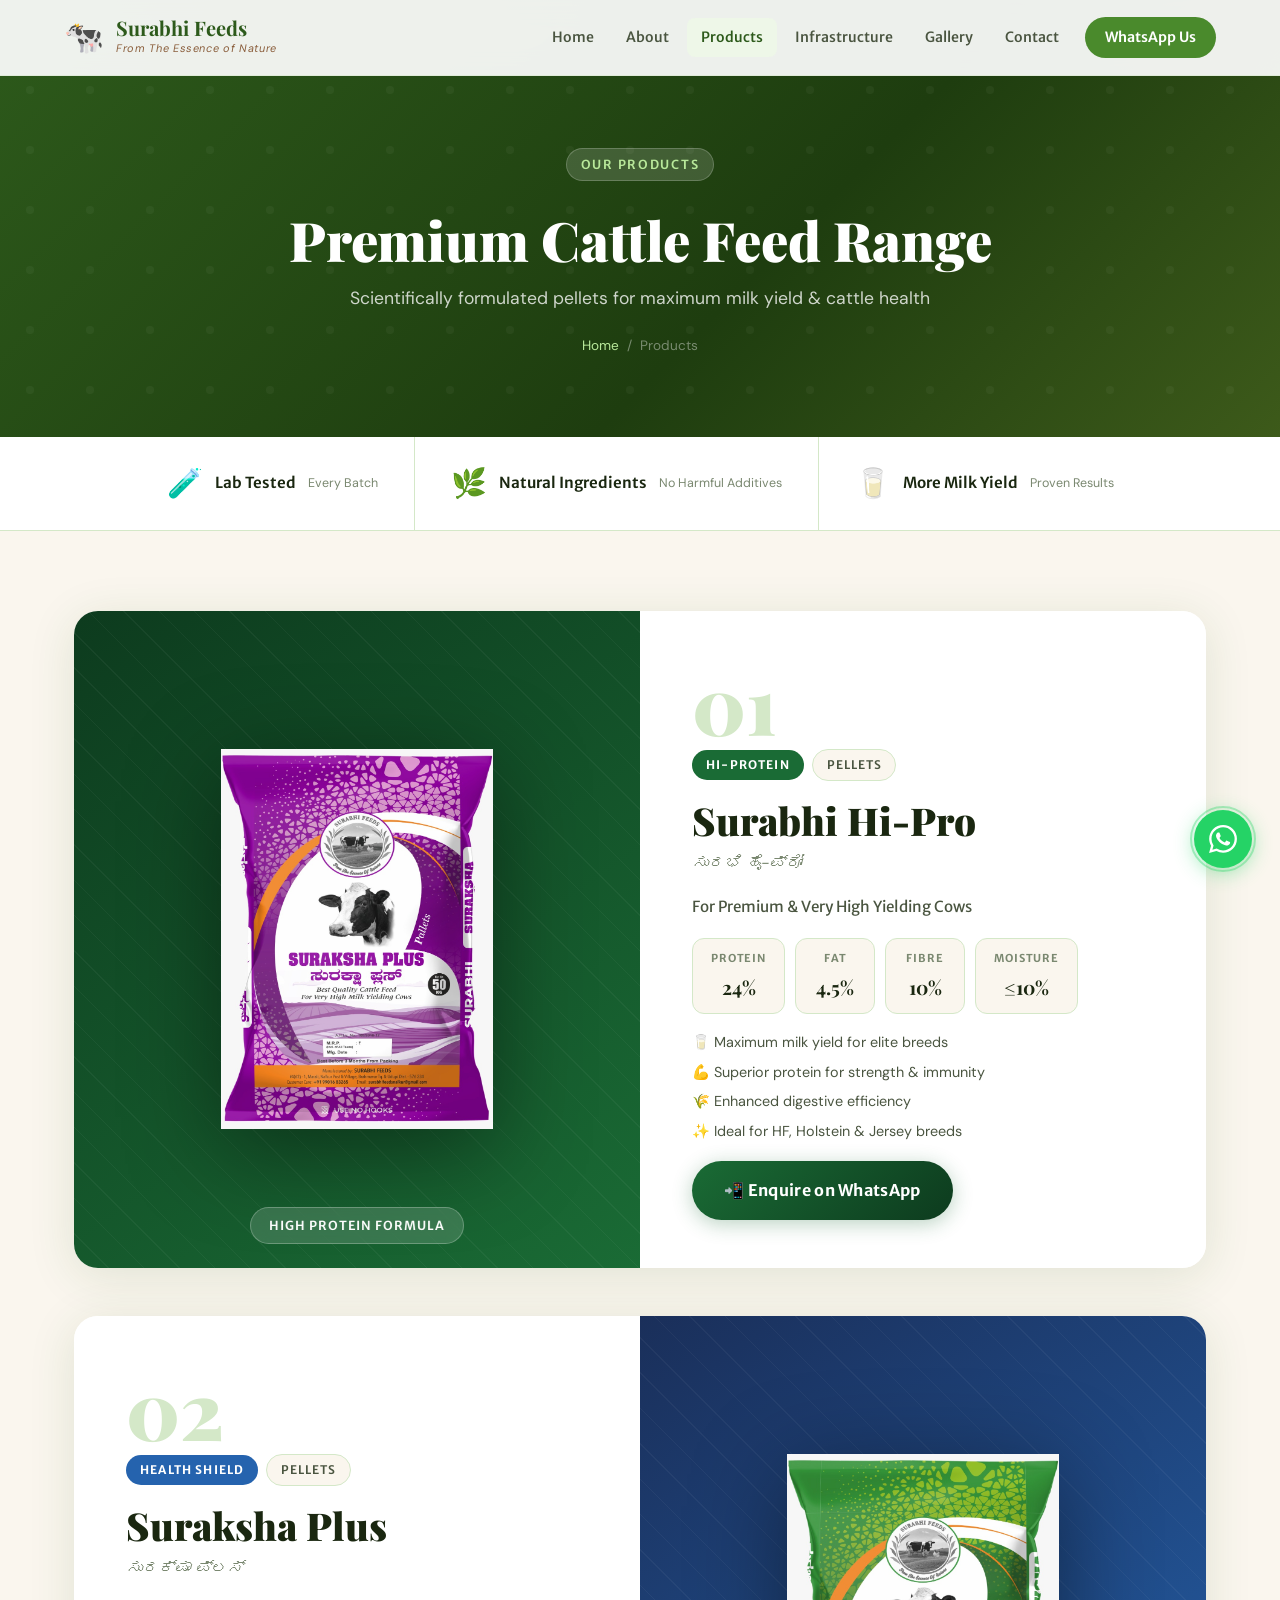
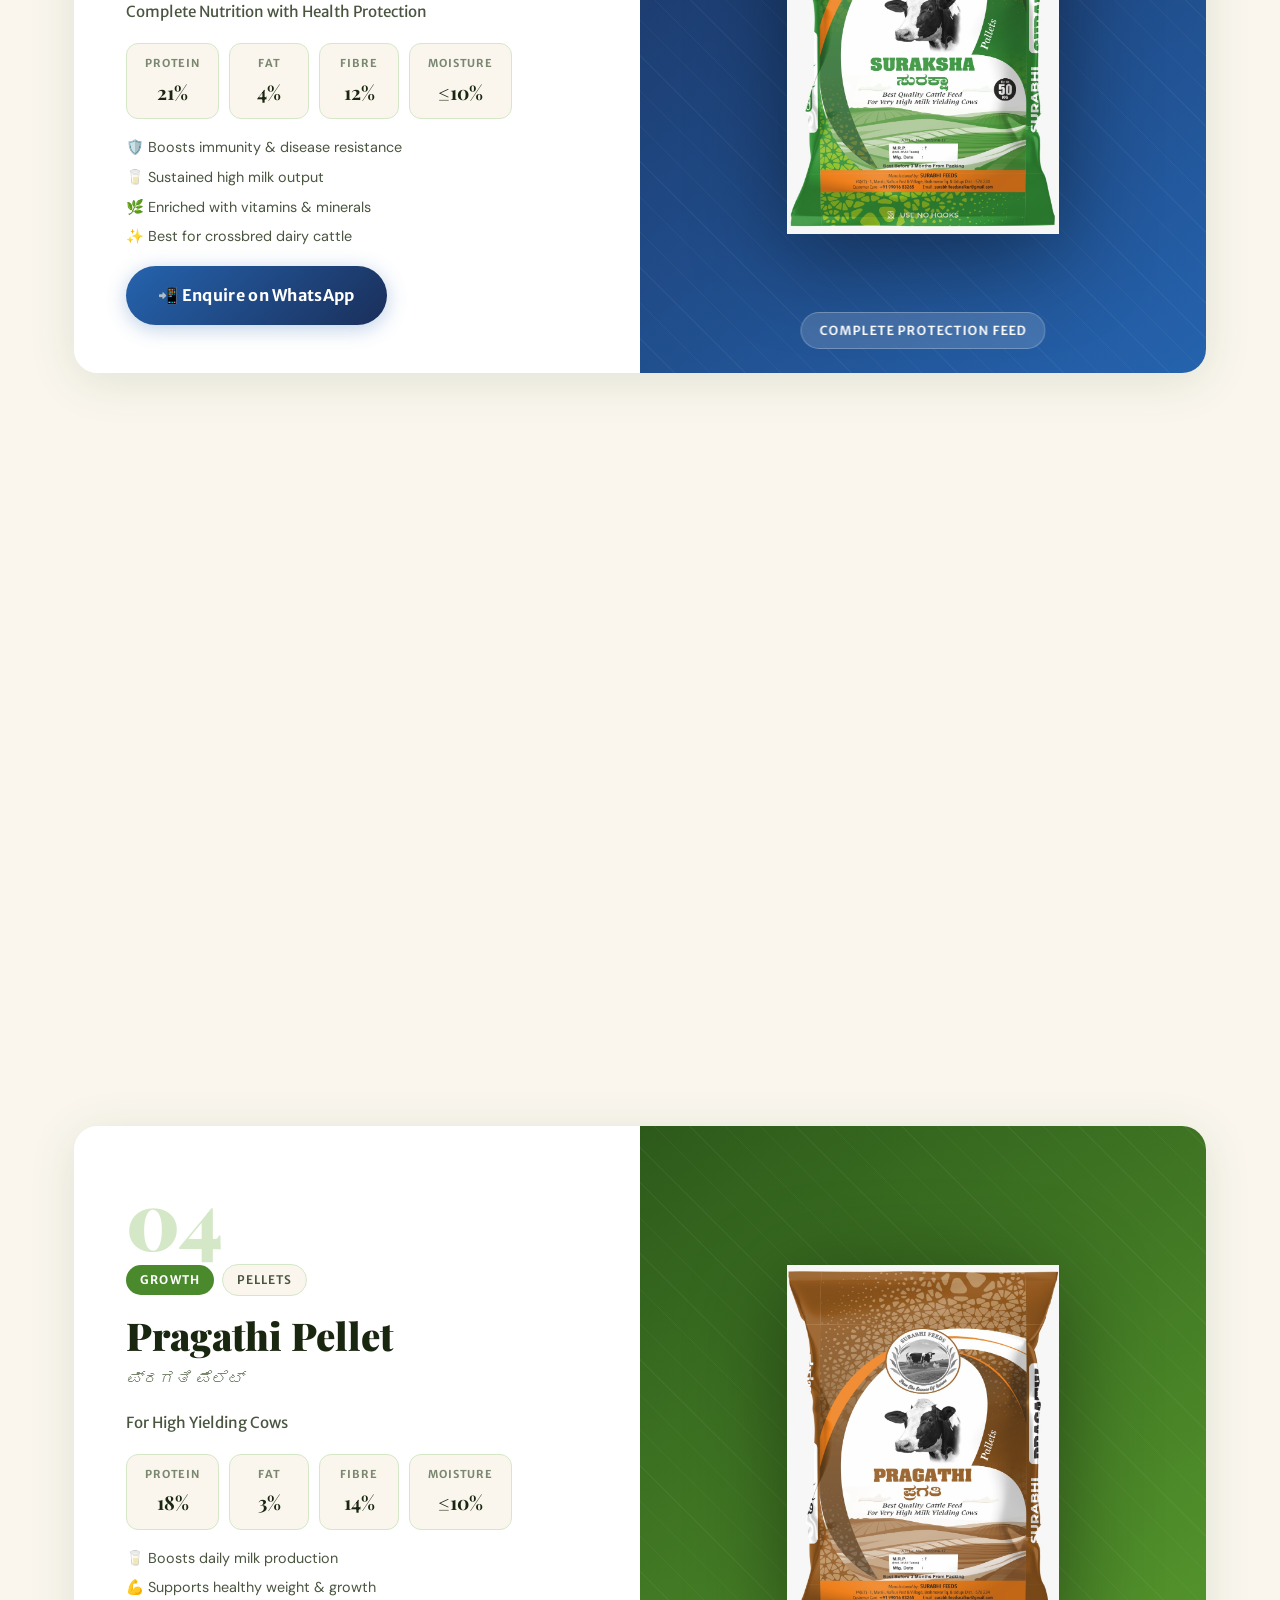
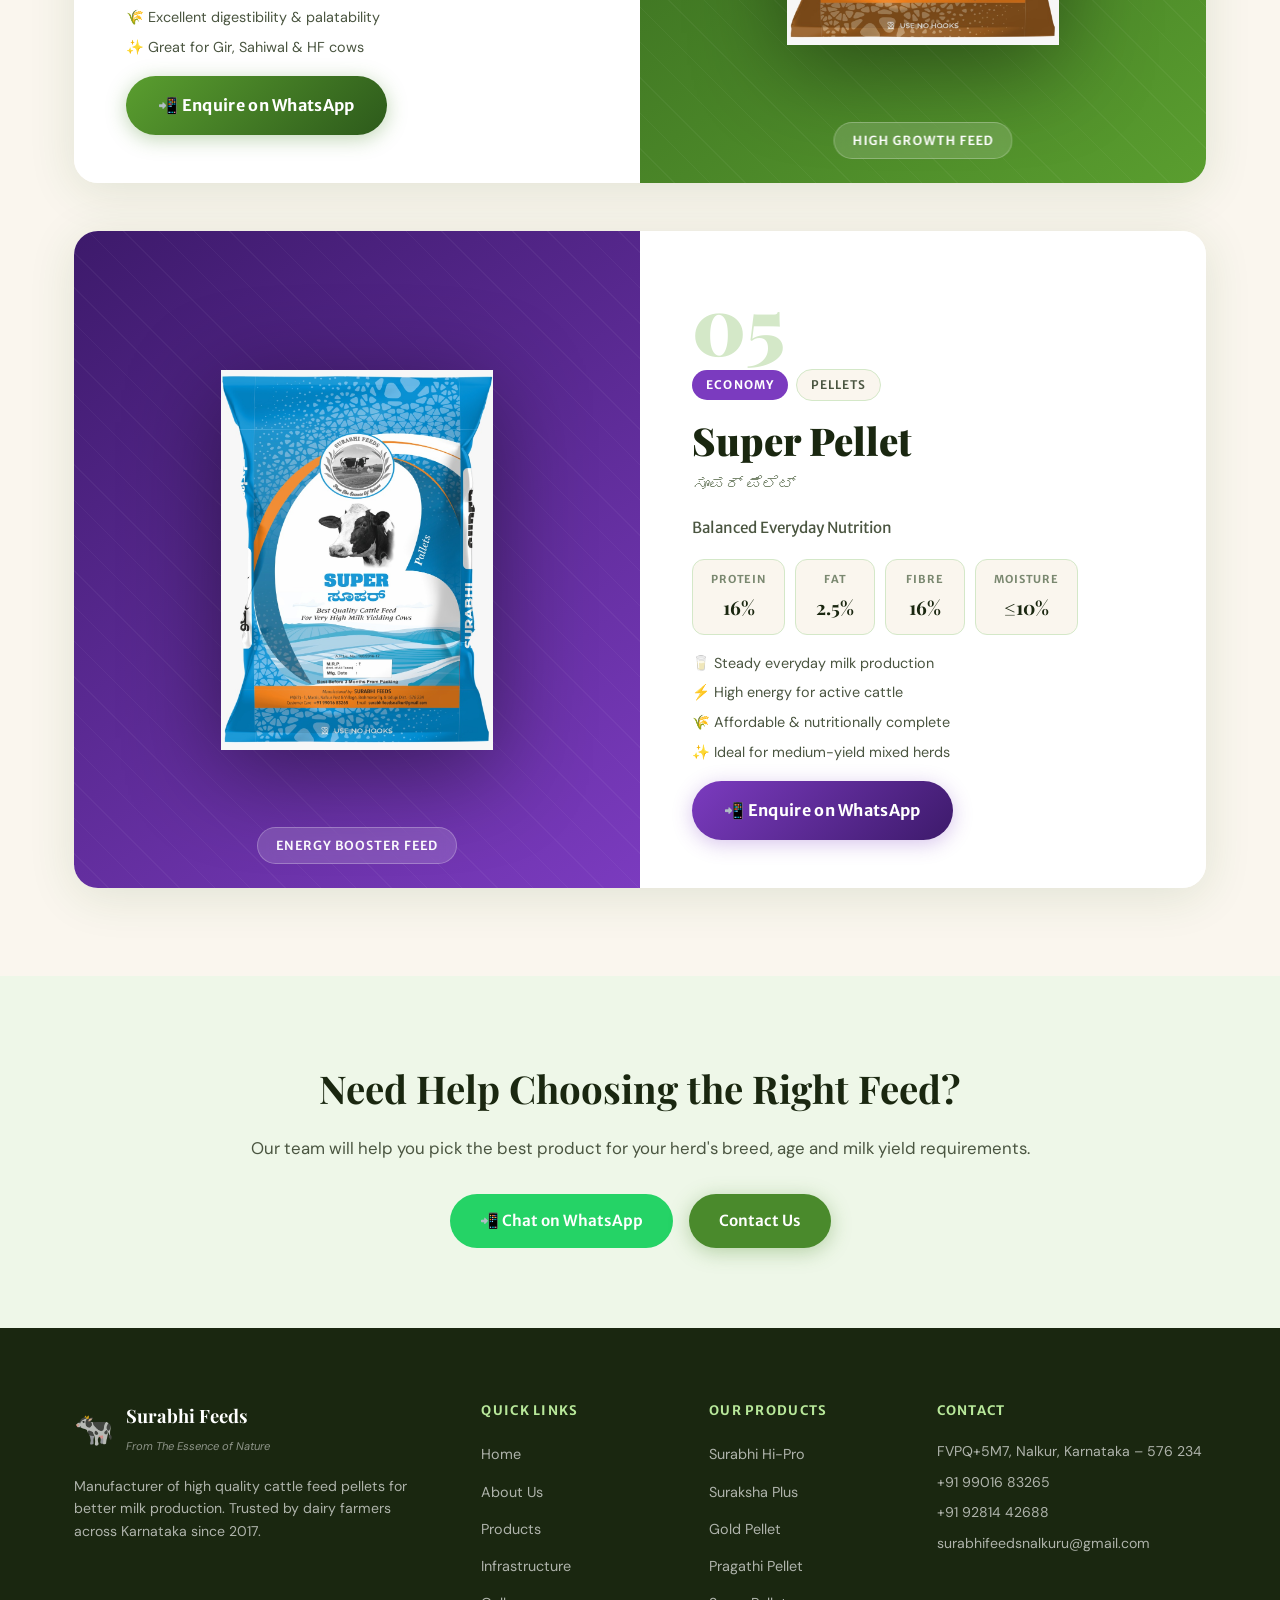
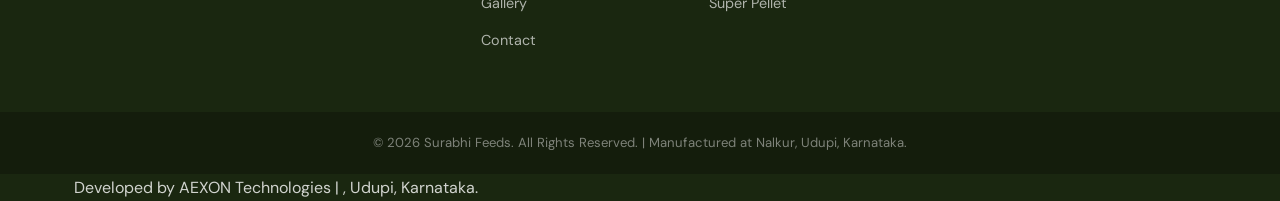
<file: products.html>
<!DOCTYPE html>
<html lang="en">
<head>
  <meta charset="UTF-8" />
  <meta name="viewport" content="width=device-width, initial-scale=1.0" />
  <title>Our Products – Surabhi Feeds</title>
  <meta name="description" content="Explore Surabhi Feeds premium cattle feed products: Hi-Pro, Suraksha Plus, Gold, Pragathi and Super Pellets." />
  <link rel="preconnect" href="https://fonts.googleapis.com" />
  <link rel="preconnect" href="https://fonts.gstatic.com" crossorigin />
  <link href="https://fonts.googleapis.com/css2?family=Playfair+Display:wght@700;900&family=DM+Sans:wght@300;400;500;600&family=Merriweather+Sans:wght@400;600&display=swap" rel="stylesheet" />
  <link rel="stylesheet" href="style.css" />
  <link rel="stylesheet" href="products.css" />
</head>
<body>

  <!-- ======= NAVBAR ======= -->
  <header class="navbar scrolled" id="navbar">
    <div class="nav-container">
      <a href="index.html" class="logo">
        <div class="logo-icon">🐄</div>
        <div class="logo-text">
          <span class="logo-name">Surabhi Feeds</span>
          <span class="logo-tag">From The Essence of Nature</span>
        </div>
      </a>
      <nav class="nav-links" id="navLinks">
        <a href="index.html#home"           class="nav-link">Home</a>
        <a href="index.html#about"          class="nav-link">About</a>
        <a href="products.html"             class="nav-link active">Products</a>
        <a href="index.html#infrastructure" class="nav-link">Infrastructure</a>
        <a href="index.html#gallery"        class="nav-link">Gallery</a>
        <a href="index.html#contact"        class="nav-link">Contact</a>
        <a href="https://wa.me/919901683265" target="_blank" class="nav-cta">WhatsApp Us</a>
      </nav>
      <button class="hamburger" id="hamburger" aria-label="Menu">
        <span></span><span></span><span></span>
      </button>
    </div>
  </header>

  <!-- PAGE HERO -->
  <div class="page-hero">
    <div class="page-hero-bg"></div>
    <div class="page-hero-content">
      <div class="section-label">Our Products</div>
      <h1>Premium Cattle Feed Range</h1>
      <p>Scientifically formulated pellets for maximum milk yield &amp; cattle health</p>
      <nav class="breadcrumb">
        <a href="index.html">Home</a> <span>/</span> <span>Products</span>
      </nav>
    </div>
  </div>

  <!-- PRODUCT INTRO STRIP -->
  <div class="prod-intro-strip">
    <div class="container prod-strip-inner">
      <div class="strip-item"><span class="strip-icon">🧪</span><strong>Lab Tested</strong><small>Every Batch</small></div>
      <div class="strip-item"><span class="strip-icon">🌿</span><strong>Natural Ingredients</strong><small>No Harmful Additives</small></div>
      <div class="strip-item"><span class="strip-icon">🥛</span><strong>More Milk Yield</strong><small>Proven Results</small></div>    </div>
  </div>

  <!-- ======= PRODUCTS FULL PAGE ======= -->
  <main class="products-full-page">
    <div class="container">

      <!-- ── PRODUCT 1 : HI-PRO ── -->
      <article class="prod-row fade-up" id="hipro">
        <div class="prod-img-panel hipro-bg">
          <div class="prod-img-frame">
            <!--
              Replace src below with your actual image path:
              src="images/products/hipro.png"
            -->
            <img
              src="images/products/hipro.jpeg"
              onerror="this.onerror=null;this.src='https://images.unsplash.com/photo-1574323347407-f5e1ad6d020b?w=700&q=80'"
              alt="Surabhi Hi-Pro Cattle Feed"
              class="prod-main-img"
            />
          </div>
          <div class="prod-img-label">High Protein Formula</div>
        </div>
        <div class="prod-detail-panel">
          <div class="prod-number">01</div>
          <div class="prod-badge-row">
            <span class="prod-cat-badge hipro-badge">Hi-Protein</span>
            <span class="prod-type-badge">Pellets</span>
          </div>
          <h2 class="prod-title">Surabhi Hi-Pro</h2>
          <p class="prod-kannada">ಸುರಭಿ ಹೈ-ಪ್ರೋ</p>
          <p class="prod-tagline">For Premium &amp; Very High Yielding Cows</p>
          <div class="prod-specs-row">
            <div class="prod-spec-pill"><strong>Protein</strong><span>24%</span></div>
            <div class="prod-spec-pill"><strong>Fat</strong><span>4.5%</span></div>
            <div class="prod-spec-pill"><strong>Fibre</strong><span>10%</span></div>
            <div class="prod-spec-pill"><strong>Moisture</strong><span>≤10%</span></div>
          </div>
          <ul class="prod-benefits-list">
            <li>🥛 Maximum milk yield for elite breeds</li>
            <li>💪 Superior protein for strength &amp; immunity</li>
            <li>🌾 Enhanced digestive efficiency</li>
            <li>✨ Ideal for HF, Holstein &amp; Jersey breeds</li>
          </ul>
          <a href="https://wa.me/919901683265?text=I'm interested in Surabhi Hi-Pro Cattle Feed" target="_blank" class="prod-enquire-btn hipro-btn">
            📲 Enquire on WhatsApp
          </a>
        </div>
      </article>

      <!-- ── PRODUCT 2 : SURAKSHA PLUS ── -->
      <article class="prod-row prod-row-reverse fade-up" id="suraksha">
        <div class="prod-img-panel suraksha-bg">
          <div class="prod-img-frame">
            <img
              src="images/products/suraksha.jpeg"
              onerror="this.onerror=null;this.src='https://images.unsplash.com/photo-1574323347407-f5e1ad6d020b?w=700&q=80'"
              alt="Suraksha Plus Cattle Feed"
              class="prod-main-img"
            />
          </div>
          <div class="prod-img-label">Complete Protection Feed</div>
        </div>
        <div class="prod-detail-panel">
          <div class="prod-number">02</div>
          <div class="prod-badge-row">
            <span class="prod-cat-badge suraksha-badge">Health Shield</span>
            <span class="prod-type-badge">Pellets</span>
          </div>
          <h2 class="prod-title">Suraksha Plus</h2>
          <p class="prod-kannada">ಸುರಕ್ಷಾ ಪ್ಲಸ್</p>
          <p class="prod-tagline">Complete Nutrition with Health Protection</p>
          <div class="prod-specs-row">
            <div class="prod-spec-pill"><strong>Protein</strong><span>21%</span></div>
            <div class="prod-spec-pill"><strong>Fat</strong><span>4%</span></div>
            <div class="prod-spec-pill"><strong>Fibre</strong><span>12%</span></div>
            <div class="prod-spec-pill"><strong>Moisture</strong><span>≤10%</span></div>
          </div>
          <ul class="prod-benefits-list">
            <li>🛡️ Boosts immunity &amp; disease resistance</li>
            <li>🥛 Sustained high milk output</li>
            <li>🌿 Enriched with vitamins &amp; minerals</li>
            <li>✨ Best for crossbred dairy cattle</li>
          </ul>
          <a href="https://wa.me/919901683265?text=I'm interested in Suraksha Plus Cattle Feed" target="_blank" class="prod-enquire-btn suraksha-btn">
            📲 Enquire on WhatsApp
          </a>
        </div>
      </article>

      <!-- ── PRODUCT 3 : GOLD PELLET ── -->
      <article class="prod-row fade-up" id="gold">
        <div class="prod-img-panel gold-bg">
          <div class="prod-img-frame">
            <img
              src="images/products/gold.jpeg"
              onerror="this.onerror=null;this.src='https://images.unsplash.com/photo-1574323347407-f5e1ad6d020b?w=700&q=80'"
              alt="Gold Pellet Cattle Feed"
              class="prod-main-img"
            />
          </div>
          <div class="prod-img-label">Premium Grade</div>
          <div class="bestseller-tag">⭐ Best Seller</div>
        </div>
        <div class="prod-detail-panel">
          <div class="prod-number">03</div>
          <div class="prod-badge-row">
            <span class="prod-cat-badge gold-badge">Premium</span>
            <span class="prod-type-badge">Pellets</span>
          </div>
          <h2 class="prod-title">Gold Pellet</h2>
          <p class="prod-kannada">ಗೋಲ್ಡ್ ಪೆಲೆಟ್</p>
          <p class="prod-tagline">Premium Grade for All Dairy Breeds</p>
          <div class="prod-specs-row">
            <div class="prod-spec-pill"><strong>Protein</strong><span>19%</span></div>
            <div class="prod-spec-pill"><strong>Fat</strong><span>3%</span></div>
            <div class="prod-spec-pill"><strong>Fibre</strong><span>14%</span></div>
            <div class="prod-spec-pill"><strong>Moisture</strong><span>≤10%</span></div>
          </div>
          <ul class="prod-benefits-list">
            <li>🥛 Consistent milk yield improvement</li>
            <li>💎 Rich in essential minerals &amp; trace elements</li>
            <li>🌾 Better coat, skin &amp; hoof health</li>
            <li>✨ Suitable for all dairy breeds</li>
          </ul>
          <a href="https://wa.me/919901683265?text=I'm interested in Gold Pellet Cattle Feed" target="_blank" class="prod-enquire-btn gold-btn">
            📲 Enquire on WhatsApp
          </a>
        </div>
      </article>

      <!-- ── PRODUCT 4 : PRAGATHI PELLET ── -->
      <article class="prod-row prod-row-reverse fade-up" id="pragathi">
        <div class="prod-img-panel pragathi-bg">
          <div class="prod-img-frame">
            <img
              src="images/products/pragathi.jpeg"
              onerror="this.onerror=null;this.src='https://images.unsplash.com/photo-1574323347407-f5e1ad6d020b?w=700&q=80'"
              alt="Pragathi Pellet Cattle Feed"
              class="prod-main-img"
            />
          </div>
          <div class="prod-img-label">High Growth Feed</div>
        </div>
        <div class="prod-detail-panel">
          <div class="prod-number">04</div>
          <div class="prod-badge-row">
            <span class="prod-cat-badge pragathi-badge">Growth</span>
            <span class="prod-type-badge">Pellets</span>
          </div>
          <h2 class="prod-title">Pragathi Pellet</h2>
          <p class="prod-kannada">ಪ್ರಗತಿ ಪೆಲೆಟ್</p>
          <p class="prod-tagline">For High Yielding Cows</p>
          <div class="prod-specs-row">
            <div class="prod-spec-pill"><strong>Protein</strong><span>18%</span></div>
            <div class="prod-spec-pill"><strong>Fat</strong><span>3%</span></div>
            <div class="prod-spec-pill"><strong>Fibre</strong><span>14%</span></div>
            <div class="prod-spec-pill"><strong>Moisture</strong><span>≤10%</span></div>
          </div>
          <ul class="prod-benefits-list">
            <li>🥛 Boosts daily milk production</li>
            <li>💪 Supports healthy weight &amp; growth</li>
            <li>🌾 Excellent digestibility &amp; palatability</li>
            <li>✨ Great for Gir, Sahiwal &amp; HF cows</li>
          </ul>
          <a href="https://wa.me/919901683265?text=I'm interested in Pragathi Pellet Cattle Feed" target="_blank" class="prod-enquire-btn pragathi-btn">
            📲 Enquire on WhatsApp
          </a>
        </div>
      </article>

      <!-- ── PRODUCT 5 : SUPER PELLET ── -->
      <article class="prod-row fade-up" id="super">
        <div class="prod-img-panel super-bg">
          <div class="prod-img-frame">
            <img
              src="images/products/super.jpeg"
              onerror="this.onerror=null;this.src='https://images.unsplash.com/photo-1574323347407-f5e1ad6d020b?w=700&q=80'"
              alt="Super Pellet Cattle Feed"
              class="prod-main-img"
            />
          </div>
          <div class="prod-img-label">Energy Booster Feed</div>
        </div>
        <div class="prod-detail-panel">
          <div class="prod-number">05</div>
          <div class="prod-badge-row">
            <span class="prod-cat-badge super-badge">Economy</span>
            <span class="prod-type-badge">Pellets</span>
          </div>
          <h2 class="prod-title">Super Pellet</h2>
          <p class="prod-kannada">ಸೂಪರ್ ಪೆಲೆಟ್</p>
          <p class="prod-tagline">Balanced Everyday Nutrition</p>
          <div class="prod-specs-row">
            <div class="prod-spec-pill"><strong>Protein</strong><span>16%</span></div>
            <div class="prod-spec-pill"><strong>Fat</strong><span>2.5%</span></div>
            <div class="prod-spec-pill"><strong>Fibre</strong><span>16%</span></div>
            <div class="prod-spec-pill"><strong>Moisture</strong><span>≤10%</span></div>
          </div>
          <ul class="prod-benefits-list">
            <li>🥛 Steady everyday milk production</li>
            <li>⚡ High energy for active cattle</li>
            <li>🌾 Affordable &amp; nutritionally complete</li>
            <li>✨ Ideal for medium-yield mixed herds</li>
          </ul>
          <a href="https://wa.me/919901683265?text=I'm interested in Super Pellet Cattle Feed" target="_blank" class="prod-enquire-btn super-btn">
            📲 Enquire on WhatsApp
          </a>
        </div>
      </article>

    </div><!-- /container -->
  </main>


  <!-- CTA SECTION -->
  <section class="prod-cta-section">
    <div class="container text-center">
      <h2>Need Help Choosing the Right Feed?</h2>
      <p>Our team will help you pick the best product for your herd's breed, age and milk yield requirements.</p>
      <div class="cta-actions">
        <a href="https://wa.me/919901683265" target="_blank" class="btn-whatsapp">📲 Chat on WhatsApp</a>
        <a href="index.html#contact" class="btn-primary">Contact Us</a>
      </div>
    </div>
  </section>

  <!-- ======= FOOTER ======= -->
  <footer class="footer">
    <div class="footer-top">
      <div class="container footer-grid">
        <div class="footer-col">
          <div class="footer-logo">
            <div class="logo-icon">🐄</div>
            <div>
              <strong>Surabhi Feeds</strong>
              <small>From The Essence of Nature</small>
            </div>
          </div>
          <p class="footer-desc">Manufacturer of high quality cattle feed pellets for better milk production. Trusted by dairy farmers across Karnataka since 2017.</p>
        </div>
        <div class="footer-col">
          <h4>Quick Links</h4>
          <ul>
            <li><a href="index.html">Home</a></li>
            <li><a href="index.html#about">About Us</a></li>
            <li><a href="products.html">Products</a></li>
            <li><a href="index.html#infrastructure">Infrastructure</a></li>
            <li><a href="index.html#gallery">Gallery</a></li>
            <li><a href="index.html#contact">Contact</a></li>
          </ul>
        </div>
        <div class="footer-col">
          <h4>Our Products</h4>
          <ul>
            <li><a href="#hipro">Surabhi Hi-Pro</a></li>
            <li><a href="#suraksha">Suraksha Plus</a></li>
            <li><a href="#gold">Gold Pellet</a></li>
            <li><a href="#pragathi">Pragathi Pellet</a></li>
            <li><a href="#super">Super Pellet</a></li>
          </ul>
        </div>
        <div class="footer-col">
          <h4>Contact</h4>
          <p>FVPQ+5M7, Nalkur, Karnataka – 576 234</p>
          <p><a href="tel:+919901683265">+91 99016 83265</a></p>
          <p><a href="tel:+919281442688">+91 92814 42688</a></p>
          <p><a href="mailto:surabhifeedsnalkuru@gmail.com">surabhifeedsnalkuru@gmail.com</a></p>
        </div>
      </div>
    </div>
    <div class="footer-bottom">
      <div class="container">
        <p>© 2026 Surabhi Feeds. All Rights Reserved. | Manufactured at Nalkur, Udupi, Karnataka.</p>
      </div>
    </div>
            <div class="container">
         <p><a href="https://asthikshetty.github.io/AEXON_Tech/">Developed by AEXON Technologies  | , Udupi, Karnataka.</a></p>
      </div>
    </div>
  </footer>

  <!-- WHATSAPP FLOAT -->
  <a href="https://wa.me/919901683265" target="_blank" class="whatsapp-float" title="Chat on WhatsApp">
    <svg viewBox="0 0 24 24" width="28" height="28" fill="white"><path d="M17.472 14.382c-.297-.149-1.758-.867-2.03-.967-.273-.099-.471-.148-.67.15-.197.297-.767.966-.94 1.164-.173.199-.347.223-.644.075-.297-.15-1.255-.463-2.39-1.475-.883-.788-1.48-1.761-1.653-2.059-.173-.297-.018-.458.13-.606.134-.133.298-.347.446-.52.149-.174.198-.298.298-.497.099-.198.05-.371-.025-.52-.075-.149-.669-1.612-.916-2.207-.242-.579-.487-.5-.669-.51-.173-.008-.371-.01-.57-.01-.198 0-.52.074-.792.372-.272.297-1.04 1.016-1.04 2.479 0 1.462 1.065 2.875 1.213 3.074.149.198 2.096 3.2 5.077 4.487.709.306 1.262.489 1.694.625.712.227 1.36.195 1.871.118.571-.085 1.758-.719 2.006-1.413.248-.694.248-1.289.173-1.413-.074-.124-.272-.198-.57-.347m-5.421 7.403h-.004a9.87 9.87 0 01-5.031-1.378l-.361-.214-3.741.982.998-3.648-.235-.374a9.86 9.86 0 01-1.51-5.26c.001-5.45 4.436-9.884 9.888-9.884 2.64 0 5.122 1.03 6.988 2.898a9.825 9.825 0 012.893 6.994c-.003 5.45-4.437 9.884-9.885 9.884m8.413-18.297A11.815 11.815 0 0012.05 0C5.495 0 .16 5.335.157 11.892c0 2.096.547 4.142 1.588 5.945L.057 24l6.305-1.654a11.882 11.882 0 005.683 1.448h.005c6.554 0 11.89-5.335 11.893-11.893a11.821 11.821 0 00-3.48-8.413z"/></svg>
  </a>

  <button class="back-to-top" id="backToTop">↑</button>

  <script src="script.js"></script>
  <script>
    // Navbar scroll for this page (already scrolled state)
    window.addEventListener('scroll', () => {
      document.getElementById('backToTop').classList.toggle('visible', window.scrollY > 400);
    });
  </script>
</body>
</html>
</file>
<file: style.css>
/* =============================================
   SURABHI FEEDS — STYLE.CSS
   Modern, clean, nature-inspired corporate site
   ============================================= */

/* ---- CSS VARIABLES ---- */
:root {
  --green-dark: #2d5a1b;
  --green: #4a8a2c;
  --green-light: #6db84a;
  --green-pale: #eef7e8;
  --earth: #8b5e3c;
  --earth-light: #c4945a;
  --cream: #faf6ee;
  --white: #ffffff;
  --text-dark: #1a2710;
  --text-mid: #4a5540;
  --text-light: #7a8870;
  --border: #d4e8c8;
  --shadow: 0 4px 24px rgba(45, 90, 27, .10);
  --shadow-lg: 0 12px 48px rgba(45, 90, 27, .16);
  --radius: 16px;
  --radius-sm: 8px;
  --transition: .28s cubic-bezier(.4, 0, .2, 1);
  --navbar-h: 76px;
  --font-display: 'Playfair Display', Georgia, serif;
  --font-body: 'DM Sans', 'Helvetica Neue', sans-serif;
  --font-accent: 'Merriweather Sans', sans-serif;
}

/* ---- RESET & BASE ---- */
*,
*::before,
*::after {
  box-sizing: border-box;
  margin: 0;
  padding: 0;
}

html {
  scroll-behavior: smooth;
}

body {
  font-family: var(--font-body);
  font-size: 16px;
  line-height: 1.7;
  color: var(--text-dark);
  background: var(--white);
  overflow-x: hidden;
}

img {
  max-width: 100%;
  display: block;
}

a {
  text-decoration: none;
  color: inherit;
}

button {
  cursor: pointer;
  border: none;
  background: none;
  font-family: inherit;
}

ul {
  list-style: none;
}

/* ---- UTILITY ---- */
.container {
  max-width: 1180px;
  margin: 0 auto;
  padding: 0 24px;
}

.section-pad {
  padding: 96px 0;
}

.bg-cream {
  background: var(--cream);
}

.text-center {
  text-align: center;
}

.section-label {
  display: inline-block;
  font-family: var(--font-accent);
  font-size: .78rem;
  font-weight: 600;
  letter-spacing: .14em;
  text-transform: uppercase;
  color: var(--green);
  background: var(--green-pale);
  padding: 5px 14px;
  border-radius: 30px;
  margin-bottom: 14px;
}

.section-title {
  font-family: var(--font-display);
  font-size: clamp(1.8rem, 4vw, 2.8rem);
  font-weight: 700;
  color: var(--text-dark);
  line-height: 1.2;
  margin-bottom: 16px;
}

.section-header {
  text-align: center;
  max-width: 640px;
  margin: 0 auto 56px;
}

.section-header p {
  color: var(--text-mid);
  font-size: 1.05rem;
}

.two-col {
  display: grid;
  grid-template-columns: 1fr 1fr;
  gap: 64px;
  align-items: center;
}

/* ---- ANIMATIONS ---- */
.fade-up,
.fade-left,
.fade-right {
  opacity: 0;
  transform: translateY(32px);
  transition: opacity .7s ease, transform .7s ease;
}

.fade-left {
  transform: translateX(-36px);
}

.fade-right {
  transform: translateX(36px);
}

.visible {
  opacity: 1 !important;
  transform: none !important;
}

/* =============================================
   NAVBAR
   ============================================= */
.navbar {
  position: fixed;
  top: 0;
  left: 0;
  right: 0;
  z-index: 1000;
  height: var(--navbar-h);
  background: rgba(255, 255, 255, .92);
  backdrop-filter: blur(12px);
  -webkit-backdrop-filter: blur(12px);
  border-bottom: 1px solid rgba(212, 232, 200, .5);
  transition: box-shadow var(--transition), background var(--transition);
}

.navbar.scrolled {
  background: rgba(255, 255, 255, .98);
  box-shadow: 0 2px 24px rgba(45, 90, 27, .12);
}

.nav-container {
  max-width: 1200px;
  margin: 0 auto;
  padding: 0 24px;
  height: 100%;
  display: flex;
  align-items: center;
  justify-content: space-between;
  gap: 24px;
}

.logo {
  display: flex;
  align-items: center;
  gap: 12px;
}

.logo-icon {
  font-size: 2rem;
  line-height: 1;
}

.logo-text {
  display: flex;
  flex-direction: column;
}

.logo-name {
  font-family: var(--font-display);
  font-size: 1.25rem;
  font-weight: 700;
  color: var(--green-dark);
  line-height: 1.1;
}

.logo-tag {
  font-size: .68rem;
  color: var(--earth);
  letter-spacing: .06em;
  font-style: italic;
}

.nav-links {
  display: flex;
  align-items: center;
  gap: 4px;
}

.nav-link {
  font-family: var(--font-accent);
  font-size: .88rem;
  font-weight: 500;
  color: var(--text-mid);
  padding: 8px 14px;
  border-radius: var(--radius-sm);
  transition: color var(--transition), background var(--transition);
}

.nav-link:hover,
.nav-link.active {
  color: var(--green-dark);
  background: var(--green-pale);
}

.nav-cta {
  font-family: var(--font-accent);
  font-size: .88rem;
  font-weight: 600;
  color: var(--white);
  background: var(--green);
  padding: 9px 20px;
  border-radius: 30px;
  margin-left: 8px;
  transition: background var(--transition), transform var(--transition);
}

.nav-cta:hover {
  background: var(--green-dark);
  transform: translateY(-1px);
}

.hamburger {
  display: none;
  flex-direction: column;
  gap: 5px;
  padding: 6px;
}

.hamburger span {
  display: block;
  width: 24px;
  height: 2px;
  background: var(--green-dark);
  border-radius: 2px;
  transition: var(--transition);
}

.hamburger.open span:nth-child(1) {
  transform: translateY(7px) rotate(45deg);
}

.hamburger.open span:nth-child(2) {
  opacity: 0;
}

.hamburger.open span:nth-child(3) {
  transform: translateY(-7px) rotate(-45deg);
}

/* =============================================
   HERO / CAROUSEL
   ============================================= */
.hero {
  position: relative;
  width: 100%;
  /* Exact ratio of your banner images (2752 x 1536) */
  aspect-ratio: 2752 / 1536;
  /* Cap at 78vh so green stats strip is still visible on screen */
  max-height: 78vh;
  margin-top: calc(var(--navbar-h) + 1px);
  display: flex;
  align-items: center;
  justify-content: center;
  overflow: hidden;
  background: #f5f5f5;
}
.carousel {
  position: absolute;
  inset: 0;
  z-index: 0;
}

.carousel-slide {
  position: absolute;
  inset: 0;
  opacity: 0;
  transition: opacity 1.1s cubic-bezier(.4,0,.2,1);
  background-color: #f0f0f0;
}
.carousel-slide.active { opacity: 1; }

.carousel-slide.active {
  opacity: 1;
}

.carousel-arrow {
  position: absolute;
  top: 50%;
  transform: translateY(-50%);
  z-index: 20;
  width: 50px;
  height: 50px;
  border-radius: 50%;
  background: rgba(255, 255, 255, .18);
  backdrop-filter: blur(8px);
  color: white;
  font-size: 1.8rem;
  line-height: 1;
  display: flex;
  align-items: center;
  justify-content: center;
  transition: background var(--transition);
  border: 1px solid rgba(255, 255, 255, .3);
}

.carousel-arrow:hover {
  background: rgba(255, 255, 255, .35);
}

.carousel-arrow.left {
  left: 24px;
}

.carousel-arrow.right {
  right: 24px;
}

.carousel-dots {
  position: absolute;
  bottom: 32px;
  left: 50%;
  transform: translateX(-50%);
  z-index: 10;
  display: flex;
  gap: 8px;
}

.dot {
  width: 10px;
  height: 10px;
  border-radius: 50%;
  background: rgba(255, 255, 255, .5);
  transition: background var(--transition), width var(--transition);
  border: 1px solid rgba(255, 255, 255, .6);
}

.dot.active {
  background: white;
  width: 28px;
  border-radius: 5px;
}

.hero-content {
  position: relative;
  z-index: 5;
  text-align: center;
  padding: 0 24px;
  max-width: 800px;
}

.hero-badge {
  display: inline-block;
  background: rgba(255, 255, 255, .18);
  backdrop-filter: blur(6px);
  border: 1px solid rgba(255, 255, 255, .35);
  color: rgba(255, 255, 255, .92);
  font-family: var(--font-accent);
  font-size: .8rem;
  letter-spacing: .12em;
  text-transform: uppercase;
  padding: 6px 18px;
  border-radius: 30px;
  margin-bottom: 22px;
}

.hero-title {
  font-family: var(--font-display);
  font-size: clamp(2.4rem, 6vw, 4.2rem);
  font-weight: 900;
  color: white;
  line-height: 1.1;
  margin-bottom: 22px;
  text-shadow: 0 2px 24px rgba(0, 0, 0, .3);
}

.hero-title em {
  font-style: italic;
  color: #b8e89a;
}

.hero-sub {
  font-size: 1.1rem;
  color: rgba(255, 255, 255, .88);
  max-width: 560px;
  margin: 0 auto 36px;
  line-height: 1.7;
}

.hero-actions {
  display: flex;
  gap: 16px;
  justify-content: center;
  flex-wrap: wrap;
}

/* =============================================
   BUTTONS
   ============================================= */
.btn-primary {
  display: inline-flex;
  align-items: center;
  gap: 8px;
  background: var(--green);
  color: white;
  font-family: var(--font-accent);
  font-weight: 600;
  font-size: .95rem;
  padding: 14px 30px;
  border-radius: 50px;
  transition: background var(--transition), transform var(--transition), box-shadow var(--transition);
  box-shadow: 0 4px 20px rgba(74, 138, 44, .35);
}

.btn-primary:hover {
  background: var(--green-dark);
  transform: translateY(-2px);
  box-shadow: 0 8px 28px rgba(74, 138, 44, .45);
}

.btn-ghost {
  display: inline-flex;
  align-items: center;
  gap: 8px;
  background: rgba(255, 255, 255, .15);
  backdrop-filter: blur(8px);
  color: white;
  font-family: var(--font-accent);
  font-weight: 600;
  font-size: .95rem;
  padding: 14px 30px;
  border-radius: 50px;
  border: 1px solid rgba(255, 255, 255, .4);
  transition: background var(--transition), transform var(--transition);
}

.btn-ghost:hover {
  background: rgba(255, 255, 255, .28);
  transform: translateY(-2px);
}

.btn-outline {
  display: inline-flex;
  align-items: center;
  gap: 8px;
  color: var(--green);
  font-family: var(--font-accent);
  font-weight: 600;
  font-size: .95rem;
  padding: 12px 26px;
  border-radius: 50px;
  border: 2px solid var(--green);
  transition: background var(--transition), color var(--transition), transform var(--transition);
}

.btn-outline:hover {
  background: var(--green);
  color: white;
  transform: translateY(-2px);
}

.btn-whatsapp {
  display: inline-flex;
  align-items: center;
  gap: 8px;
  background: #25D366;
  color: white;
  font-family: var(--font-accent);
  font-weight: 600;
  font-size: .95rem;
  padding: 14px 30px;
  border-radius: 50px;
  transition: background var(--transition), transform var(--transition);
}

.btn-whatsapp:hover {
  background: #1da851;
  transform: translateY(-2px);
}

.btn-whatsapp-lg {
  display: inline-flex;
  align-items: center;
  gap: 10px;
  background: #25D366;
  color: white;
  font-family: var(--font-accent);
  font-weight: 600;
  font-size: 1rem;
  padding: 16px 28px;
  border-radius: 50px;
  width: 100%;
  justify-content: center;
  transition: background var(--transition), transform var(--transition);
  box-shadow: 0 4px 20px rgba(37, 211, 102, .3);
}

.btn-whatsapp-lg:hover {
  background: #1da851;
  transform: translateY(-2px);
}

.btn-full {
  width: 100%;
  justify-content: center;
}

.btn-enquire {
  display: inline-flex;
  width: 100%;
  align-items: center;
  justify-content: center;
  color: white;
  font-family: var(--font-accent);
  font-weight: 600;
  font-size: .9rem;
  padding: 13px 20px;
  border-radius: 50px;
  transition: filter var(--transition), transform var(--transition);
  margin-top: 8px;
}

.btn-enquire:hover {
  filter: brightness(1.15);
  transform: translateY(-2px);
}

/* =============================================
   STATS STRIP
   ============================================= */
.stats-strip {
  background: var(--green-dark);
  padding: 28px 24px;
  display: flex;
  justify-content: center;
  gap: 0;
  flex-wrap: wrap;
}

.stat {
  flex: 1;
  min-width: 140px;
  text-align: center;
  padding: 12px 24px;
  border-right: 1px solid rgba(255, 255, 255, .12);
}

.stat:last-child {
  border-right: none;
}

.stat strong {
  display: block;
  font-family: var(--font-display);
  font-size: 2.2rem;
  font-weight: 700;
  color: #b8e89a;
  line-height: 1;
}

.stat span {
  font-size: .82rem;
  color: rgba(255, 255, 255, .72);
  font-family: var(--font-accent);
  letter-spacing: .04em;
}

/* =============================================
   WHO WE ARE
   ============================================= */
.col-text p {
  color: var(--text-mid);
  margin-bottom: 16px;
}

.col-text h2 {
  margin-bottom: 20px;
}

.visual-card {
  position: relative;
  border-radius: var(--radius);
  overflow: hidden;
  box-shadow: var(--shadow-lg);
}

.visual-card img {
  width: 100%;
  height: 440px;
  object-fit: cover;
  transition: transform .5s ease;
}

.visual-card:hover img {
  transform: scale(1.04);
}

.visual-badge {
  position: absolute;
  bottom: 24px;
  left: 24px;
  background: white;
  border-radius: var(--radius-sm);
  padding: 10px 18px;
  font-family: var(--font-accent);
  font-weight: 600;
  font-size: .85rem;
  color: var(--green-dark);
  box-shadow: var(--shadow);
}

/* =============================================
   SERVICES / WHAT WE DO
   ============================================= */
.services-grid {
  display: grid;
  grid-template-columns: repeat(auto-fit, minmax(240px, 1fr));
  gap: 24px;
}

.service-card {
  background: white;
  border-radius: var(--radius);
  padding: 32px 28px;
  box-shadow: var(--shadow);
  border: 1px solid var(--border);
  transition: transform var(--transition), box-shadow var(--transition);
}

.service-card:hover {
  transform: translateY(-6px);
  box-shadow: var(--shadow-lg);
}

.service-icon {
  font-size: 2.4rem;
  margin-bottom: 16px;
}

.service-card h3 {
  font-family: var(--font-display);
  font-size: 1.2rem;
  margin-bottom: 10px;
  color: var(--text-dark);
}

.service-card p {
  color: var(--text-mid);
  font-size: .95rem;
}

/* =============================================
   WHY CHOOSE US
   ============================================= */
.why-us {
  background: linear-gradient(135deg, var(--green-dark) 0%, #1e3d0f 100%);
}

.why-us .section-label {
  background: rgba(255, 255, 255, .12);
  color: #b8e89a;
}

.why-us .section-title {
  color: white;
}

.why-grid {
  display: grid;
  grid-template-columns: repeat(auto-fit, minmax(200px, 1fr));
  gap: 20px;
}

.why-card {
  background: rgba(255, 255, 255, .07);
  border: 1px solid rgba(255, 255, 255, .12);
  border-radius: var(--radius);
  padding: 28px 24px;
  transition: background var(--transition), transform var(--transition);
  backdrop-filter: blur(4px);
}

.why-card:hover {
  background: rgba(255, 255, 255, .13);
  transform: translateY(-4px);
}

.why-num {
  font-family: var(--font-display);
  font-size: 2rem;
  font-weight: 900;
  color: #b8e89a;
  margin-bottom: 12px;
  opacity: .7;
}

.why-card h3 {
  font-family: var(--font-accent);
  font-size: 1rem;
  font-weight: 600;
  color: white;
  margin-bottom: 8px;
}

.why-card p {
  color: rgba(255, 255, 255, .7);
  font-size: .9rem;
}

/* =============================================
   PRODUCTS PREVIEW
   ============================================= */
.products-mini-grid {
  display: grid;
  grid-template-columns: repeat(auto-fit, minmax(180px, 1fr));
  gap: 20px;
  margin-bottom: 40px;
}

.product-mini {
  background: white;
  border-radius: var(--radius);
  padding: 28px 20px;
  text-align: center;
  box-shadow: var(--shadow);
  border: 2px solid transparent;
  transition: border-color var(--transition), transform var(--transition), box-shadow var(--transition);
  cursor: pointer;
  display: block;
  color: inherit;
  text-decoration: none;
}

.product-mini:hover {
  border-color: var(--clr, var(--green));
  transform: translateY(-6px);
  box-shadow: var(--shadow-lg);
}

.product-mini-icon {
  font-size: 2.4rem;
  margin-bottom: 12px;
}

.product-mini h4 {
  font-family: var(--font-display);
  font-size: 1.1rem;
  font-weight: 700;
  color: var(--clr, var(--text-dark));
  margin-bottom: 6px;
}

.product-mini p {
  font-size: .82rem;
  color: var(--text-mid);
}

/* =============================================
   DELIVERY STRIP
   ============================================= */
.delivery-strip {
  background: var(--earth);
  padding: 40px 24px;
}

.delivery-inner {
  max-width: 1180px;
  margin: 0 auto;
  display: flex;
  align-items: center;
  justify-content: space-between;
  gap: 32px;
  flex-wrap: wrap;
}

.delivery-text h3 {
  font-family: var(--font-display);
  font-size: 1.4rem;
  color: white;
  margin-bottom: 6px;
}

.delivery-text p {
  color: rgba(255, 255, 255, .8);
  font-size: .95rem;
}

.delivery-badges {
  display: flex;
  flex-wrap: wrap;
  gap: 10px;
}

.delivery-badges span {
  background: rgba(255, 255, 255, .18);
  color: white;
  border: 1px solid rgba(255, 255, 255, .3);
  padding: 7px 18px;
  border-radius: 30px;
  font-family: var(--font-accent);
  font-size: .85rem;
  font-weight: 500;
}

/* =============================================
   CTA SECTION
   ============================================= */
.cta-section {
  background: var(--green-pale);
}

.cta-section h2 {
  font-family: var(--font-display);
  font-size: clamp(1.6rem, 3.5vw, 2.4rem);
  color: var(--text-dark);
  margin-bottom: 12px;
}

.cta-section p {
  color: var(--text-mid);
  margin-bottom: 32px;
  font-size: 1.05rem;
}

.cta-actions {
  display: flex;
  gap: 16px;
  justify-content: center;
  flex-wrap: wrap;
}

/* =============================================
   ABOUT PAGE
   ============================================= */
.about-img-wrap {
  position: relative;
  border-radius: var(--radius);
  overflow: hidden;
  box-shadow: var(--shadow-lg);
}

.about-img-wrap img {
  width: 100%;
  height: 480px;
  object-fit: cover;
}

.about-year-badge {
  position: absolute;
  top: 24px;
  right: 24px;
  background: var(--green-dark);
  color: white;
  padding: 14px 20px;
  border-radius: var(--radius-sm);
  text-align: center;
  font-size: .75rem;
  letter-spacing: .08em;
  text-transform: uppercase;
}

.about-year-badge strong {
  display: block;
  font-size: 2rem;
  font-family: var(--font-display);
  line-height: 1;
}

.about-content h3 {
  font-family: var(--font-display);
  font-size: 1.6rem;
  color: var(--text-dark);
  margin-bottom: 16px;
}

.about-content p {
  color: var(--text-mid);
  margin-bottom: 16px;
}

.about-grid {
  display: grid;
  grid-template-columns: 1fr 1fr;
  gap: 64px;
  align-items: start;
  margin-bottom: 64px;
}

.mission-vision-grid {
  display: grid;
  grid-template-columns: 1fr 1fr;
  gap: 20px;
  margin-top: 28px;
}

.mv-card {
  background: white;
  border-radius: var(--radius);
  padding: 22px;
  box-shadow: var(--shadow);
  border: 1px solid var(--border);
}

.mv-icon {
  font-size: 1.8rem;
  margin-bottom: 8px;
}

.mv-card h4 {
  font-family: var(--font-display);
  font-size: 1.05rem;
  margin-bottom: 8px;
  color: var(--green-dark);
}

.mv-card p {
  color: var(--text-mid);
  font-size: .88rem;
}

/* DISTRIBUTION */
.distribution-section {
  margin: 0 0 56px;
}

.distribution-section h3 {
  font-family: var(--font-display);
  font-size: 1.6rem;
  margin-bottom: 32px;
  color: var(--text-dark);
}

.dist-map {
  display: flex;
  flex-wrap: wrap;
  gap: 20px;
  justify-content: center;
}

.dist-pin {
  display: flex;
  flex-direction: column;
  align-items: center;
  gap: 6px;
  background: white;
  border-radius: var(--radius);
  padding: 24px 28px;
  box-shadow: var(--shadow);
  border: 1px solid var(--border);
  min-width: 140px;
  transition: transform var(--transition), box-shadow var(--transition);
}

.dist-pin:hover {
  transform: translateY(-4px);
  box-shadow: var(--shadow-lg);
}

.pin-dot {
  width: 16px;
  height: 16px;
  border-radius: 50%;
  background: var(--green);
  box-shadow: 0 0 0 5px rgba(74, 138, 44, .2);
  margin-bottom: 4px;
}

.dist-pin span {
  font-family: var(--font-accent);
  font-weight: 600;
  color: var(--text-dark);
  font-size: .95rem;
}

.dist-pin small {
  color: var(--text-light);
  font-size: .78rem;
}

/* VALUES */
.values-row {
  display: flex;
  gap: 20px;
  justify-content: center;
  flex-wrap: wrap;
  margin-top: 0;
}

.value-item {
  text-align: center;
  flex: 1;
  min-width: 120px;
  max-width: 160px;
}

.value-icon {
  font-size: 2rem;
  margin-bottom: 8px;
}

.value-item h4 {
  font-family: var(--font-accent);
  font-weight: 600;
  font-size: .95rem;
  color: var(--green-dark);
  margin-bottom: 4px;
}

.value-item p {
  color: var(--text-light);
  font-size: .8rem;
}

/* =============================================
   PRODUCTS PAGE
   ============================================= */
.products-grid {
  display: grid;
  grid-template-columns: repeat(auto-fill, minmax(320px, 1fr));
  gap: 28px;
  margin-bottom: 40px;
}

.product-card {
  background: white;
  border-radius: var(--radius);
  box-shadow: var(--shadow);
  overflow: hidden;
  border: 1px solid var(--border);
  transition: transform var(--transition), box-shadow var(--transition);
  display: flex;
  flex-direction: column;
}

.product-card:hover {
  transform: translateY(-8px);
  box-shadow: var(--shadow-lg);
}

.product-img-wrap {
  position: relative;
  height: 200px;
  display: flex;
  align-items: center;
  justify-content: center;
  overflow: hidden;
}

.product-img-wrap img {
  width: 160px;
  height: 160px;
  object-fit: contain;
  transition: transform .4s ease;
}

.product-card:hover .product-img-wrap img {
  transform: scale(1.08);
}

.product-badge {
  position: absolute;
  top: 16px;
  right: 16px;
  color: white;
  font-family: var(--font-accent);
  font-size: .72rem;
  font-weight: 600;
  padding: 5px 12px;
  border-radius: 20px;
  letter-spacing: .06em;
}

.best-seller {
  position: absolute;
  top: 16px;
  left: 16px;
  background: #f59e0b;
  color: white;
  font-family: var(--font-accent);
  font-size: .72rem;
  font-weight: 700;
  padding: 5px 12px;
  border-radius: 20px;
}

.product-body {
  padding: 24px;
  flex: 1;
  display: flex;
  flex-direction: column;
  gap: 16px;
}

.product-name-wrap h3 {
  font-family: var(--font-display);
  font-size: 1.35rem;
  font-weight: 700;
  color: var(--product-color, var(--text-dark));
  margin-bottom: 4px;
}

.kannada {
  font-size: .85rem;
  font-weight: 400;
  color: var(--text-light);
  margin-left: 6px;
}

.product-tag {
  font-size: .82rem;
  color: var(--text-light);
  font-family: var(--font-accent);
}

.product-specs {
  display: flex;
  gap: 12px;
  background: var(--cream);
  border-radius: var(--radius-sm);
  padding: 12px 16px;
}

.spec {
  flex: 1;
  text-align: center;
}

.spec strong {
  display: block;
  font-size: .72rem;
  color: var(--text-light);
  letter-spacing: .04em;
  text-transform: uppercase;
  margin-bottom: 2px;
}

.spec span {
  font-family: var(--font-display);
  font-size: 1.1rem;
  font-weight: 700;
  color: var(--product-color, var(--text-dark));
}

.product-benefits {
  flex: 1;
}

.benefit {
  font-size: .88rem;
  color: var(--text-mid);
  padding: 3px 0;
  line-height: 1.5;
}

.product-note {
  background: #fef9e7;
  border: 1px solid #f0d165;
  border-radius: var(--radius-sm);
  padding: 16px 22px;
  font-size: .88rem;
  color: #7a6020;
}

/* =============================================
   INFRASTRUCTURE
   ============================================= */
.infra-grid {
  display: grid;
  grid-template-columns: repeat(auto-fit, minmax(300px, 1fr));
  gap: 28px;
  margin-bottom: 64px;
}

.infra-card {
  background: white;
  border-radius: var(--radius);
  overflow: hidden;
  box-shadow: var(--shadow);
  border: 1px solid var(--border);
  transition: transform var(--transition), box-shadow var(--transition);
}

.infra-card:hover {
  transform: translateY(-6px);
  box-shadow: var(--shadow-lg);
}

.infra-img {
  overflow: hidden;
  height: 220px;
}

.infra-img img {
  width: 100%;
  height: 100%;
  object-fit: cover;
  transition: transform .4s ease;
}

.infra-card:hover .infra-img img {
  transform: scale(1.06);
}

.infra-card h3 {
  font-family: var(--font-display);
  font-size: 1.1rem;
  padding: 20px 24px 8px;
  color: var(--text-dark);
}

.infra-card p {
  padding: 0 24px 24px;
  color: var(--text-mid);
  font-size: .92rem;
}

/* PROCESS */
.process-section {
  margin-bottom: 48px;
}

.process-section h3 {
  font-family: var(--font-display);
  font-size: 1.6rem;
  margin-bottom: 36px;
  color: var(--text-dark);
}

.process-steps {
  display: flex;
  align-items: flex-start;
  gap: 8px;
  flex-wrap: wrap;
  justify-content: center;
}

.process-step {
  flex: 1;
  min-width: 150px;
  max-width: 180px;
  text-align: center;
}

.step-num {
  width: 48px;
  height: 48px;
  border-radius: 50%;
  background: var(--green);
  color: white;
  font-family: var(--font-display);
  font-weight: 700;
  font-size: 1rem;
  display: flex;
  align-items: center;
  justify-content: center;
  margin: 0 auto 12px;
}

.process-step h4 {
  font-family: var(--font-accent);
  font-size: .9rem;
  font-weight: 600;
  color: var(--text-dark);
  margin-bottom: 6px;
}

.process-step p {
  font-size: .8rem;
  color: var(--text-mid);
}

.process-arrow {
  align-self: center;
  font-size: 1.4rem;
  color: var(--green-light);
  padding-bottom: 36px;
}

/* QUALITY BADGES */
.quality-badges {
  display: flex;
  flex-wrap: wrap;
  gap: 12px;
  justify-content: center;
}

.quality-badge {
  background: var(--green-pale);
  border: 1px solid var(--border);
  color: var(--green-dark);
  font-family: var(--font-accent);
  font-size: .85rem;
  font-weight: 600;
  padding: 10px 20px;
  border-radius: 30px;
}

/* =============================================
   GALLERY
   ============================================= */
.gallery-filter {
  display: flex;
  gap: 10px;
  justify-content: center;
  flex-wrap: wrap;
  margin-bottom: 36px;
}

.filter-btn {
  font-family: var(--font-accent);
  font-size: .85rem;
  font-weight: 600;
  padding: 9px 22px;
  border-radius: 30px;
  border: 1px solid var(--border);
  color: var(--text-mid);
  transition: all var(--transition);
}

.filter-btn:hover,
.filter-btn.active {
  background: var(--green);
  color: white;
  border-color: var(--green);
}

.gallery-grid {
  display: grid;
  grid-template-columns: repeat(auto-fill, minmax(260px, 1fr));
  gap: 16px;
}

.gallery-item {
  position: relative;
  border-radius: var(--radius);
  overflow: hidden;
  aspect-ratio: 4/3;
  box-shadow: var(--shadow);
  cursor: pointer;
  transition: transform var(--transition);
}

.gallery-item:hover {
  transform: scale(1.02);
}

.gallery-item img {
  width: 100%;
  height: 100%;
  object-fit: cover;
  transition: transform .5s ease;
}

.gallery-item:hover img {
  transform: scale(1.1);
}

.gallery-overlay {
  position: absolute;
  inset: 0;
  background: linear-gradient(to top, rgba(20, 50, 10, .75) 0%, transparent 60%);
  display: flex;
  align-items: flex-end;
  padding: 20px;
  opacity: 0;
  transition: opacity var(--transition);
}

.gallery-item:hover .gallery-overlay {
  opacity: 1;
}

.gallery-overlay span {
  font-family: var(--font-accent);
  font-size: .88rem;
  font-weight: 600;
  color: white;
}

.gallery-item.hidden {
  display: none;
}

/* =============================================
   CONTACT
   ============================================= */
.contact-grid {
  display: grid;
  grid-template-columns: 320px 1fr;
  gap: 40px;
  align-items: start;
}

.contact-info {
  display: flex;
  flex-direction: column;
  gap: 16px;
}

.contact-card {
  background: white;
  border-radius: var(--radius);
  padding: 20px;
  box-shadow: var(--shadow);
  border: 1px solid var(--border);
  display: flex;
  align-items: flex-start;
  gap: 14px;
}

.contact-icon {
  font-size: 1.5rem;
  flex-shrink: 0;
}

.contact-card h4 {
  font-family: var(--font-accent);
  font-size: .82rem;
  font-weight: 700;
  text-transform: uppercase;
  letter-spacing: .08em;
  color: var(--green-dark);
  margin-bottom: 4px;
}

.contact-card p {
  font-size: .9rem;
  color: var(--text-mid);
  line-height: 1.6;
}

.contact-card a {
  color: var(--green);
}

.contact-card a:hover {
  text-decoration: underline;
}

.contact-form-wrap {
  background: white;
  border-radius: var(--radius);
  padding: 36px;
  box-shadow: var(--shadow);
  border: 1px solid var(--border);
}

.contact-form h3 {
  font-family: var(--font-display);
  font-size: 1.4rem;
  margin-bottom: 24px;
  color: var(--text-dark);
}

.form-group {
  margin-bottom: 18px;
}

.form-group label {
  display: block;
  font-size: .85rem;
  font-weight: 600;
  font-family: var(--font-accent);
  color: var(--text-dark);
  margin-bottom: 7px;
}

.form-group input,
.form-group select,
.form-group textarea {
  width: 100%;
  padding: 12px 16px;
  border: 1.5px solid var(--border);
  border-radius: var(--radius-sm);
  font-family: var(--font-body);
  font-size: .95rem;
  color: var(--text-dark);
  background: var(--cream);
  transition: border-color var(--transition), box-shadow var(--transition);
  outline: none;
}

.form-group input:focus,
.form-group select:focus,
.form-group textarea:focus {
  border-color: var(--green);
  box-shadow: 0 0 0 3px rgba(74, 138, 44, .12);
  background: white;
}

.form-row {
  display: grid;
  grid-template-columns: 1fr 1fr;
  gap: 16px;
}

.map-wrap {
  grid-column: 1 / -1;
  border-radius: var(--radius);
  overflow: hidden;
  box-shadow: var(--shadow);
  border: 1px solid var(--border);
}

/* =============================================
   FOOTER
   ============================================= */
.footer {
  background: var(--text-dark);
  color: rgba(255, 255, 255, .8);
}

.footer-top {
  padding: 72px 24px 48px;
}

.footer-grid {
  display: grid;
  grid-template-columns: 2fr 1fr 1fr 1.5fr;
  gap: 48px;
}

.footer-logo {
  display: flex;
  align-items: center;
  gap: 12px;
  margin-bottom: 16px;
}

.footer-logo .logo-icon {
  font-size: 2rem;
}

.footer-logo strong {
  display: block;
  font-family: var(--font-display);
  font-size: 1.15rem;
  color: white;
}

.footer-logo small {
  font-size: .7rem;
  color: rgba(255, 255, 255, .5);
  font-style: italic;
}

.footer-desc {
  font-size: .88rem;
  line-height: 1.7;
  margin-bottom: 20px;
}

.footer-social a {
  font-size: 1.5rem;
}

.footer-col h4 {
  font-family: var(--font-accent);
  font-size: .82rem;
  font-weight: 700;
  text-transform: uppercase;
  letter-spacing: .1em;
  color: #b8e89a;
  margin-bottom: 18px;
}

.footer-col ul li {
  margin-bottom: 10px;
}

.footer-col ul a {
  font-size: .9rem;
  color: rgba(255, 255, 255, .65);
  transition: color var(--transition);
}

.footer-col ul a:hover {
  color: #b8e89a;
}

.footer-col p {
  font-size: .88rem;
  color: rgba(255, 255, 255, .65);
  margin-bottom: 8px;
  line-height: 1.6;
}

.footer-col a {
  color: rgba(255, 255, 255, .65);
  transition: color var(--transition);
}

.footer-col a:hover {
  color: #b8e89a;
}

.footer-bottom {
  background: rgba(0, 0, 0, .25);
  padding: 20px 24px;
  text-align: center;
}

.footer-bottom p {
  font-size: .82rem;
  color: rgba(255, 255, 255, .45);
}

/* =============================================
   WHATSAPP FLOAT
   ============================================= */
.whatsapp-float {
  position: fixed;
  bottom: 32px;
  right: 28px;
  width: 58px;
  height: 58px;
  background: #25D366;
  border-radius: 50%;
  display: flex;
  align-items: center;
  justify-content: center;
  box-shadow: 0 4px 20px rgba(37, 211, 102, .45);
  z-index: 999;
  transition: transform var(--transition), box-shadow var(--transition);
}

.whatsapp-float:hover {
  transform: scale(1.12) translateY(-2px);
  box-shadow: 0 8px 32px rgba(37, 211, 102, .55);
}

.whatsapp-float::before {
  content: '';
  position: absolute;
  inset: -4px;
  border-radius: 50%;
  border: 2px solid rgba(37, 211, 102, .35);
  animation: ripple 2.5s ease-in-out infinite;
}

@keyframes ripple {
  0% {
    transform: scale(1);
    opacity: 1;
  }

  100% {
    transform: scale(1.6);
    opacity: 0;
  }
}

/* =============================================
   BACK TO TOP
   ============================================= */
.back-to-top {
  position: fixed;
  bottom: 32px;
  left: 28px;
  width: 44px;
  height: 44px;
  background: var(--green-dark);
  color: white;
  border-radius: 50%;
  font-size: 1.2rem;
  display: flex;
  align-items: center;
  justify-content: center;
  opacity: 0;
  pointer-events: none;
  transition: opacity var(--transition), transform var(--transition);
  z-index: 998;
  box-shadow: var(--shadow);
}

.back-to-top.visible {
  opacity: 1;
  pointer-events: all;
}

.back-to-top:hover {
  transform: translateY(-3px);
}

/* =============================================
   FORM SUCCESS
   ============================================= */
.form-success {
  background: var(--green-pale);
  border: 1px solid var(--green-light);
  color: var(--green-dark);
  border-radius: var(--radius-sm);
  padding: 16px 20px;
  text-align: center;
  font-family: var(--font-accent);
  font-weight: 600;
  display: none;
  margin-top: 12px;
}

.form-success.show {
  display: block;
}

/* =============================================
   RESPONSIVE — TABLET
   ============================================= */
@media (max-width: 1024px) {
  .two-col {
    grid-template-columns: 1fr;
    gap: 40px;
  }

  .col-visual {
    order: -1;
  }

  .about-grid {
    grid-template-columns: 1fr;
    gap: 40px;
  }

  .contact-grid {
    grid-template-columns: 1fr;
  }

  .map-wrap {
    grid-column: 1;
  }

  .footer-grid {
    grid-template-columns: 1fr 1fr;
    gap: 32px;
  }

  .process-steps {
    flex-direction: column;
    align-items: center;
  }

  .process-arrow {
    transform: rotate(90deg);
    padding: 0;
    margin: -8px 0;
  }

  .process-step {
    max-width: 280px;
  }
}

/* =============================================
   RESPONSIVE — MOBILE
   ============================================= */
@media (max-width: 768px) {
  :root {
    --navbar-h: 64px;
  }

  .section-pad {
    padding: 64px 0;
  }
.hero {
  aspect-ratio: 2752 / 1536;
  height: auto;
  max-height: 75vh;
}
  /* Navbar mobile */
  .nav-links {
    position: fixed;
    top: var(--navbar-h);
    left: 0;
    right: 0;
    background: white;
    flex-direction: column;
    padding: 24px 20px;
    box-shadow: 0 8px 32px rgba(0, 0, 0, .12);
    transform: translateY(-110%);
    opacity: 0;
    transition: transform .35s ease, opacity .35s ease;
    z-index: 999;
    gap: 6px;
    border-top: 1px solid var(--border);
  }

  .nav-links.open {
    transform: translateY(0);
    opacity: 1;
  }

  .nav-link {
    width: 100%;
    padding: 12px 16px;
  }

  .nav-cta {
    width: 100%;
    text-align: center;
    margin: 8px 0 0;
  }

  .hamburger {
    display: flex;
  }

  /* Hero */
  .hero-title {
    font-size: 2rem;
  }

  .hero-actions {
    flex-direction: column;
    align-items: center;
  }

  .hero-actions .btn-primary,
  .hero-actions .btn-ghost {
    width: 100%;
    justify-content: center;
  }

  .carousel-arrow {
    display: none;
  }

  /* Stats */
  .stats-strip {
    gap: 0;
  }

  .stat {
    min-width: 50%;
    border-right: none;
    border-bottom: 1px solid rgba(255, 255, 255, .12);
  }

  .stat:nth-child(odd) {
    border-right: 1px solid rgba(255, 255, 255, .12);
  }

  .stat:nth-last-child(-n+2) {
    border-bottom: none;
  }

  /* Sections */
  .mission-vision-grid {
    grid-template-columns: 1fr;
  }

  .dist-map {
    gap: 12px;
  }

  .products-grid {
    grid-template-columns: 1fr;
  }

  .form-row {
    grid-template-columns: 1fr;
  }

  .footer-grid {
    grid-template-columns: 1fr;
    gap: 28px;
  }

  .contact-form-wrap {
    padding: 24px;
  }

  .gallery-grid {
    grid-template-columns: repeat(2, 1fr);
  }

  .delivery-inner {
    flex-direction: column;
    text-align: center;
  }

  .why-grid {
    grid-template-columns: 1fr 1fr;
  }

  .infra-grid {
    grid-template-columns: 1fr;
  }

  .products-mini-grid {
    grid-template-columns: repeat(2, 1fr);
  }

  .section-title {
    font-size: 1.7rem;
  }

  .services-grid {
    grid-template-columns: 1fr;
  }
}

@media (max-width: 480px) {
  .gallery-grid {
    grid-template-columns: 1fr;
  }

  .why-grid {
    grid-template-columns: 1fr;
  }

  .products-mini-grid {
    grid-template-columns: 1fr;
  }

  .stat strong {
    font-size: 1.7rem;
  }

 .hero {
  aspect-ratio: 2752 / 1536;
  height: auto;
  max-height: 70vh;
}
}
</file>
<file: products.css>
/* =============================================
   SURABHI FEEDS — PRODUCTS.CSS
   Full-page product showcase styles
   ============================================= */

/* ---- PAGE HERO ---- */
.page-hero {
  position: relative;
  padding: calc(var(--navbar-h) + 72px) 24px 80px;
  text-align: center;
  overflow: hidden;
}
.page-hero-bg {
  position: absolute;
  inset: 0;
  background: linear-gradient(135deg, var(--green-dark) 0%, #1e3d0f 60%, #3d5a1a 100%);
  z-index: 0;
}
.page-hero-bg::after {
  content: '';
  position: absolute;
  inset: 0;
  background: url("data:image/svg+xml,%3Csvg width='60' height='60' viewBox='0 0 60 60' xmlns='http://www.w3.org/2000/svg'%3E%3Cg fill='none' fill-rule='evenodd'%3E%3Cg fill='%23ffffff' fill-opacity='0.04'%3E%3Ccircle cx='30' cy='30' r='4'/%3E%3C/g%3E%3C/g%3E%3C/svg%3E");
}
.page-hero-content {
  position: relative;
  z-index: 1;
}
.page-hero-content .section-label {
  background: rgba(255,255,255,.15);
  color: #b8e89a;
  border: 1px solid rgba(255,255,255,.2);
}
.page-hero-content h1 {
  font-family: var(--font-display);
  font-size: clamp(2rem, 5vw, 3.4rem);
  font-weight: 900;
  color: white;
  margin: 14px 0 12px;
  line-height: 1.15;
}
.page-hero-content p {
  color: rgba(255,255,255,.78);
  font-size: 1.1rem;
  margin-bottom: 20px;
}
.breadcrumb {
  display: flex;
  align-items: center;
  gap: 8px;
  justify-content: center;
  font-size: .85rem;
  color: rgba(255,255,255,.55);
}
.breadcrumb a { color: #b8e89a; transition: opacity .2s; }
.breadcrumb a:hover { opacity: .8; }
.breadcrumb span { color: rgba(255,255,255,.4); }

/* ---- INTRO STRIP ---- */
.prod-intro-strip {
  background: white;
  border-bottom: 1px solid var(--border);
  padding: 0 24px;
  box-shadow: 0 2px 20px rgba(45,90,27,.07);
}
.prod-strip-inner {
  display: flex;
  flex-wrap: wrap;
  justify-content: center;
  gap: 0;
}
.strip-item {
  display: flex;
  align-items: center;
  gap: 12px;
  padding: 22px 36px;
  border-right: 1px solid var(--border);
}
.strip-item:last-child { border-right: none; }
.strip-icon { font-size: 1.8rem; }
.strip-item strong { display: block; font-family: var(--font-accent); font-size: .95rem; color: var(--text-dark); font-weight: 600; }
.strip-item small { color: var(--text-light); font-size: .78rem; }

/* ---- PRODUCTS FULL PAGE ---- */
.products-full-page {
  padding: 80px 0 40px;
  background: var(--cream);
}

/* ── PRODUCT ROW ── */
.prod-row {
  display: grid;
  grid-template-columns: 1fr 1fr;
  min-height: 560px;
  margin-bottom: 48px;
  border-radius: 24px;
  overflow: hidden;
  box-shadow: 0 8px 48px rgba(45,90,27,.12);
  background: white;
  transition: transform .35s ease, box-shadow .35s ease;
}
.prod-row:hover {
  transform: translateY(-6px);
  box-shadow: 0 20px 64px rgba(45,90,27,.18);
}
.prod-row-reverse { direction: rtl; }
.prod-row-reverse > * { direction: ltr; }

/* ── IMAGE PANEL ── */
.prod-img-panel {
  position: relative;
  display: flex;
  align-items: center;
  justify-content: center;
  padding: 48px 40px;
  overflow: hidden;
}
.prod-img-panel::before {
  content: '';
  position: absolute;
  inset: 0;
  opacity: .08;
  background: repeating-linear-gradient(
    45deg, transparent, transparent 24px,
    rgba(255,255,255,.5) 24px, rgba(255,255,255,.5) 25px
  );
}

/* Per-product background themes */
.hipro-bg     { background: linear-gradient(145deg, #0d3b1e, #1a6b35); }
.suraksha-bg  { background: linear-gradient(145deg, #1a2f5a, #2563ae); }
.gold-bg      { background: linear-gradient(145deg, #5a3800, #c8852a); }
.pragathi-bg  { background: linear-gradient(145deg, #2d5a1b, #5a9e2f); }
.super-bg     { background: linear-gradient(145deg, #3d1a6b, #7b3bbf); }

.prod-img-frame {
  position: relative;
  z-index: 2;
  width: 320px;
  height: 380px;
  display: flex;
  align-items: center;
  justify-content: center;
  filter: drop-shadow(0 20px 48px rgba(0,0,0,.45));
  transition: transform .4s ease;
}
.prod-row:hover .prod-img-frame { transform: scale(1.05) translateY(-6px); }

.prod-main-img {
  width: 100%;
  height: 100%;
  object-fit: contain;
  display: block;
}

.prod-img-label {
  position: absolute;
  bottom: 24px;
  left: 50%;
  transform: translateX(-50%);
  z-index: 3;
  background: rgba(255,255,255,.15);
  backdrop-filter: blur(8px);
  border: 1px solid rgba(255,255,255,.25);
  color: white;
  font-family: var(--font-accent);
  font-size: .78rem;
  font-weight: 600;
  letter-spacing: .08em;
  text-transform: uppercase;
  padding: 7px 18px;
  border-radius: 30px;
  white-space: nowrap;
}

.bestseller-tag {
  position: absolute;
  top: 24px;
  right: 24px;
  z-index: 4;
  background: #f59e0b;
  color: white;
  font-family: var(--font-accent);
  font-size: .8rem;
  font-weight: 700;
  padding: 6px 14px;
  border-radius: 30px;
  box-shadow: 0 4px 16px rgba(245,158,11,.4);
}

/* ── DETAIL PANEL ── */
.prod-detail-panel {
  padding: 52px 52px 48px;
  display: flex;
  flex-direction: column;
  justify-content: center;
  gap: 18px;
  background: white;
}

.prod-number {
  font-family: var(--font-display);
  font-size: 5rem;
  font-weight: 900;
  color: var(--border);
  line-height: 1;
  margin-bottom: -12px;
  user-select: none;
}

.prod-badge-row { display: flex; gap: 8px; align-items: center; }
.prod-cat-badge {
  font-family: var(--font-accent);
  font-size: .74rem;
  font-weight: 700;
  text-transform: uppercase;
  letter-spacing: .1em;
  padding: 5px 14px;
  border-radius: 30px;
  color: white;
}
.hipro-badge    { background: #1a6b35; }
.suraksha-badge { background: #2563ae; }
.gold-badge     { background: #c8852a; }
.pragathi-badge { background: #4a8a2c; }
.super-badge    { background: #7b3bbf; }

.prod-type-badge {
  font-family: var(--font-accent);
  font-size: .74rem;
  font-weight: 600;
  text-transform: uppercase;
  letter-spacing: .08em;
  padding: 5px 14px;
  border-radius: 30px;
  color: var(--text-mid);
  background: var(--cream);
  border: 1px solid var(--border);
}

.prod-title {
  font-family: var(--font-display);
  font-size: clamp(1.8rem, 3vw, 2.4rem);
  font-weight: 900;
  color: var(--text-dark);
  line-height: 1.1;
  margin: 0;
}

.prod-kannada {
  font-size: 1rem;
  color: var(--text-light);
  margin: -10px 0 0;
  font-style: italic;
}

.prod-tagline {
  font-family: var(--font-accent);
  font-size: .95rem;
  color: var(--text-mid);
  margin: 0;
}

/* SPECS */
.prod-specs-row {
  display: flex;
  gap: 10px;
  flex-wrap: wrap;
}
.prod-spec-pill {
  background: var(--cream);
  border: 1.5px solid var(--border);
  border-radius: 12px;
  padding: 10px 18px;
  text-align: center;
  min-width: 80px;
  transition: border-color .2s;
}
.prod-row:hover .prod-spec-pill { border-color: var(--green-light); }
.prod-spec-pill strong {
  display: block;
  font-size: .68rem;
  text-transform: uppercase;
  letter-spacing: .08em;
  color: var(--text-light);
  font-family: var(--font-accent);
  margin-bottom: 3px;
}
.prod-spec-pill span {
  font-family: var(--font-display);
  font-size: 1.2rem;
  font-weight: 700;
  color: var(--text-dark);
}

/* BENEFITS */
.prod-benefits-list {
  list-style: none;
  display: flex;
  flex-direction: column;
  gap: 8px;
  margin: 0;
  padding: 0;
}
.prod-benefits-list li {
  font-size: .9rem;
  color: var(--text-mid);
  display: flex;
  align-items: center;
  gap: 6px;
  line-height: 1.5;
}

/* ENQUIRE BUTTONS */
.prod-enquire-btn {
  display: inline-flex;
  align-items: center;
  justify-content: center;
  gap: 10px;
  color: white;
  font-family: var(--font-accent);
  font-weight: 700;
  font-size: 1rem;
  padding: 16px 32px;
  border-radius: 50px;
  width: fit-content;
  transition: filter .25s, transform .25s, box-shadow .25s;
  letter-spacing: .02em;
}
.prod-enquire-btn:hover { filter: brightness(1.12); transform: translateY(-3px); box-shadow: 0 8px 28px rgba(0,0,0,.2); }
.hipro-btn    { background: linear-gradient(135deg,#1a6b35,#0d3b1e); box-shadow: 0 4px 20px rgba(26,107,53,.3); }
.suraksha-btn { background: linear-gradient(135deg,#2563ae,#1a2f5a); box-shadow: 0 4px 20px rgba(37,99,174,.3); }
.gold-btn     { background: linear-gradient(135deg,#c8852a,#5a3800); box-shadow: 0 4px 20px rgba(200,133,42,.35); }
.pragathi-btn { background: linear-gradient(135deg,#5a9e2f,#2d5a1b); box-shadow: 0 4px 20px rgba(74,138,44,.35); }
.super-btn    { background: linear-gradient(135deg,#7b3bbf,#3d1a6b); box-shadow: 0 4px 20px rgba(123,59,191,.3); }

/* ---- PRODUCT NOTE ---- */
.prod-footer-note {
  background: #fef9e7;
  border-top: 1px solid #f0d165;
  border-bottom: 1px solid #f0d165;
  padding: 18px 24px;
  text-align: center;
}
.prod-footer-note p { font-size: .88rem; color: #7a6020; max-width: 900px; margin: 0 auto; }

/* ---- CTA ---- */
.prod-cta-section {
  background: var(--green-pale);
  padding: 80px 24px;
}
.prod-cta-section h2 {
  font-family: var(--font-display);
  font-size: clamp(1.6rem, 3.5vw, 2.4rem);
  color: var(--text-dark);
  margin-bottom: 12px;
}
.prod-cta-section p { color: var(--text-mid); margin-bottom: 32px; font-size: 1.05rem; }

/* =============================================
   RESPONSIVE
   ============================================= */
@media (max-width: 900px) {
  .prod-row {
    grid-template-columns: 1fr;
    min-height: unset;
  }
  .prod-row-reverse { direction: ltr; }
  .prod-img-panel { padding: 44px 32px 36px; min-height: 340px; }
  .prod-img-frame { width: 240px; height: 280px; }
  .prod-detail-panel { padding: 36px 32px 40px; }
  .prod-number { font-size: 3.5rem; }
  .strip-item { padding: 18px 20px; }
}

@media (max-width: 600px) {
  .products-full-page { padding: 48px 0 24px; }
  .prod-row { margin-bottom: 28px; border-radius: 16px; }
  .prod-img-panel { min-height: 280px; padding: 32px 20px 28px; }
  .prod-img-frame { width: 190px; height: 220px; }
  .prod-detail-panel { padding: 28px 22px 32px; gap: 14px; }
  .prod-number { font-size: 2.8rem; }
  .prod-title { font-size: 1.6rem; }
  .prod-specs-row { gap: 8px; }
  .prod-spec-pill { min-width: 68px; padding: 8px 12px; }
  .prod-enquire-btn { width: 100%; font-size: .92rem; padding: 14px 20px; }
  .strip-item { padding: 14px 16px; border-right: none; border-bottom: 1px solid var(--border); width: 100%; }
  .strip-item:last-child { border-bottom: none; }
}
</file>
